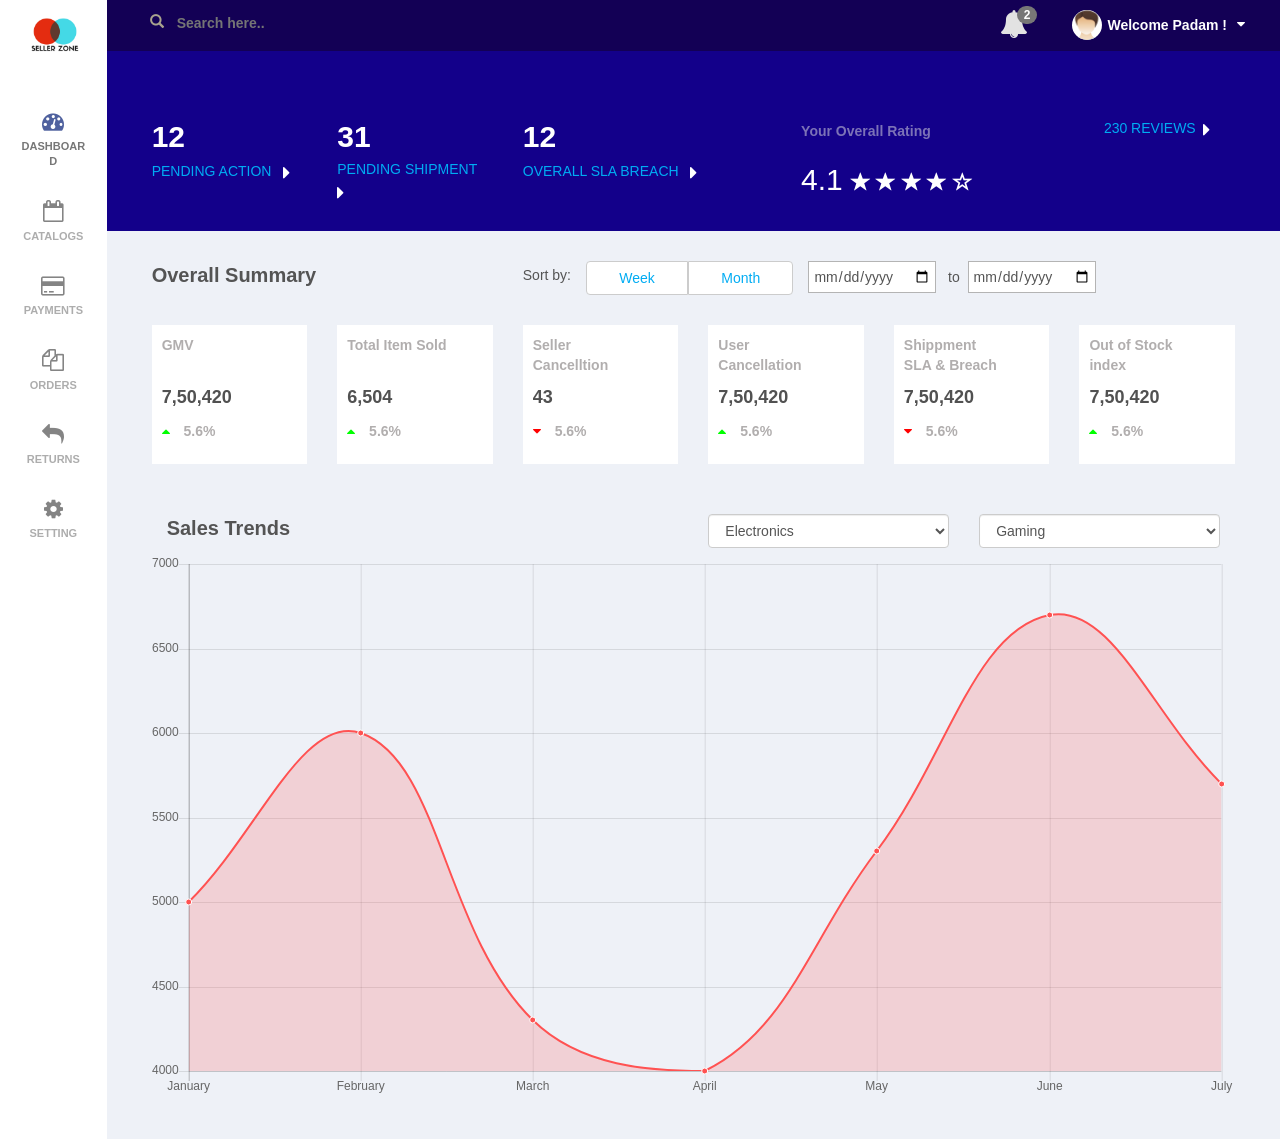
<file: index.html>
<!DOCTYPE html>
<html lang="en" ng-app="myApp">
<head>
    <meta charset="utf-8">
    <meta http-equiv="X-UA-Compatible" content="IE=edge">
    <title>Seller Dashboard</title>
    <meta name="description" content="">
    <meta name="viewport" content="width=device-width, initial-scale=1">
    <link rel="stylesheet" href="/bower_components/bootstrap/dist/css/bootstrap.min.css">
    <link rel="stylesheet" href="/bower_components/font-awesome/css/font-awesome.min.css">
    <link rel="stylesheet" href="/css/app.css">

</head>
<body>


<div class="container-fluid">
    <ui-view></ui-view>
</div>

<script src="/bower_components/angular/angular.min.js"></script>
<script src="/bower_components/angular-ui-router/release/angular-ui-router.min.js"></script>
<script src="/bower_components/angular-bootstrap/ui-bootstrap-tpls.min.js"></script>
<script src="/bower_components/chart.js/dist/Chart.min.js"></script>
<script src="/bower_components/angular-chart.js/dist/angular-chart.min.js"></script>
<script src="/app.js"></script>
<script src="/dashboard/dashboard.js"></script>
</body>
</html>
</file>
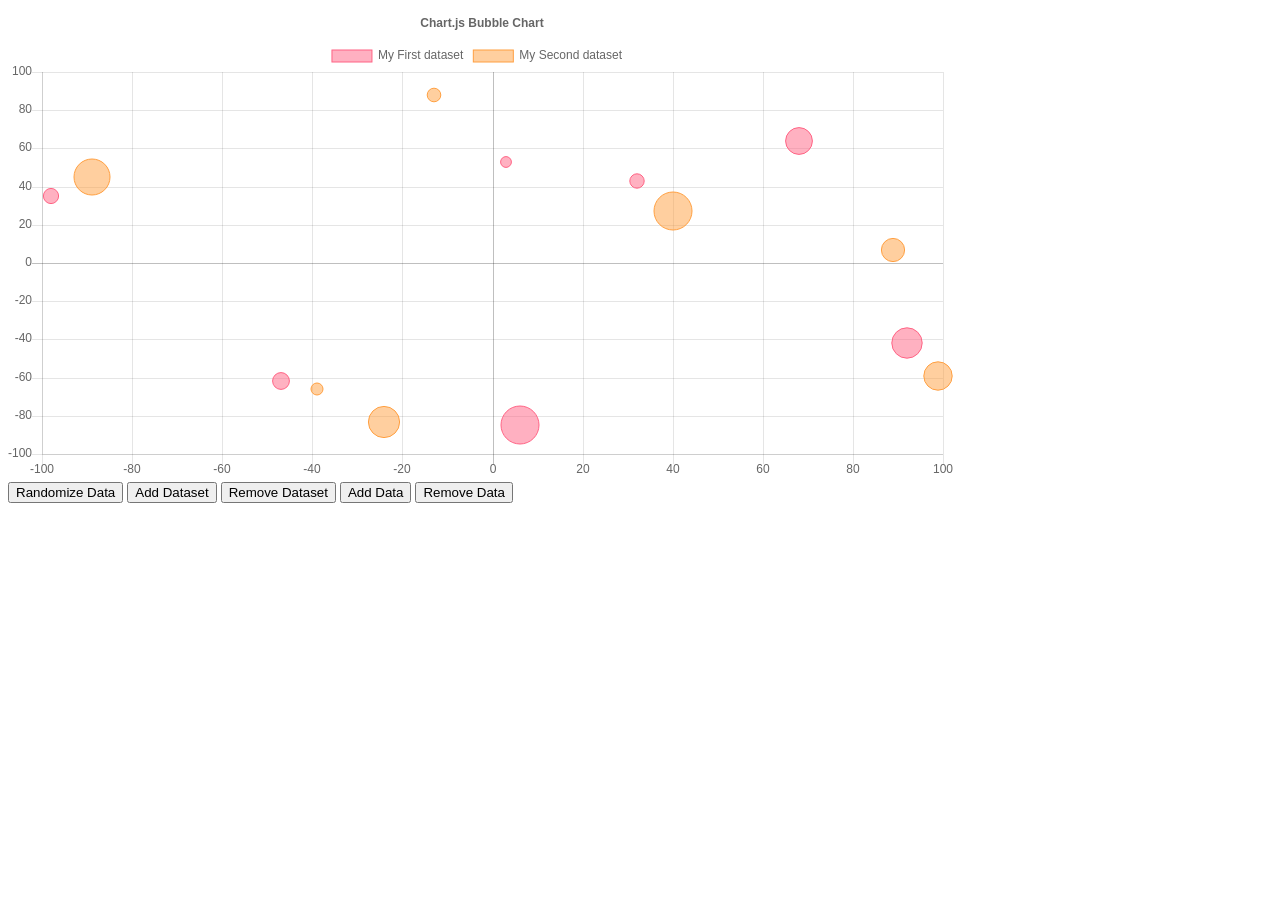
<file: bower_components/chart.js/samples/bubble.html>
<!doctype html>
<html>

<head>
    <title>Bubble Chart</title>
    <script src="../dist/Chart.bundle.js"></script>
    <script src="utils.js"></script>
    <style type="text/css">
    canvas{
        -moz-user-select: none;
        -webkit-user-select: none;
        -ms-user-select: none;
    }
    </style>
</head>

<body>
    <div id="container" style="width: 75%;">
        <canvas id="canvas"></canvas>
    </div>
    <button id="randomizeData">Randomize Data</button>
    <button id="addDataset">Add Dataset</button>
    <button id="removeDataset">Remove Dataset</button>
    <button id="addData">Add Data</button>
    <button id="removeData">Remove Data</button>
    <script>
        var DEFAULT_DATASET_SIZE = 7;

        var addedCount = 0;
        var color = Chart.helpers.color;
        var bubbleChartData = {
            animation: {
                duration: 10000
            },
            datasets: [{
                label: "My First dataset",
                backgroundColor: color(window.chartColors.red).alpha(0.5).rgbString(),
                borderColor: window.chartColors.red,
                borderWidth: 1,
                data: [{
                    x: randomScalingFactor(),
                    y: randomScalingFactor(),
                    r: Math.abs(randomScalingFactor()) / 5,
                }, {
                    x: randomScalingFactor(),
                    y: randomScalingFactor(),
                    r: Math.abs(randomScalingFactor()) / 5,
                }, {
                    x: randomScalingFactor(),
                    y: randomScalingFactor(),
                    r: Math.abs(randomScalingFactor()) / 5,
                }, {
                    x: randomScalingFactor(),
                    y: randomScalingFactor(),
                    r: Math.abs(randomScalingFactor()) / 5,
                }, {
                    x: randomScalingFactor(),
                    y: randomScalingFactor(),
                    r: Math.abs(randomScalingFactor()) / 5,
                }, {
                    x: randomScalingFactor(),
                    y: randomScalingFactor(),
                    r: Math.abs(randomScalingFactor()) / 5,
                }, {
                    x: randomScalingFactor(),
                    y: randomScalingFactor(),
                    r: Math.abs(randomScalingFactor()) / 5,
                }]
            }, {
                label: "My Second dataset",
                backgroundColor: color(window.chartColors.orange).alpha(0.5).rgbString(),
                borderColor: window.chartColors.orange,
                borderWidth: 1,
                data: [{
                    x: randomScalingFactor(),
                    y: randomScalingFactor(),
                    r: Math.abs(randomScalingFactor()) / 5,
                }, {
                    x: randomScalingFactor(),
                    y: randomScalingFactor(),
                    r: Math.abs(randomScalingFactor()) / 5,
                }, {
                    x: randomScalingFactor(),
                    y: randomScalingFactor(),
                    r: Math.abs(randomScalingFactor()) / 5,
                }, {
                    x: randomScalingFactor(),
                    y: randomScalingFactor(),
                    r: Math.abs(randomScalingFactor()) / 5,
                }, {
                    x: randomScalingFactor(),
                    y: randomScalingFactor(),
                    r: Math.abs(randomScalingFactor()) / 5,
                }, {
                    x: randomScalingFactor(),
                    y: randomScalingFactor(),
                    r: Math.abs(randomScalingFactor()) / 5,
                }, {
                    x: randomScalingFactor(),
                    y: randomScalingFactor(),
                    r: Math.abs(randomScalingFactor()) / 5,
                }]
            }]
        };

        window.onload = function() {
            var ctx = document.getElementById("canvas").getContext("2d");
            window.myChart = new Chart(ctx, {
                type: 'bubble',
                data: bubbleChartData,
                options: {
                    responsive: true,
                    title:{
                        display:true,
                        text:'Chart.js Bubble Chart'
                    },
                    tooltips: {
                        mode: 'point'
                    }
                }
            });
        };

        document.getElementById('randomizeData').addEventListener('click', function() {
            bubbleChartData.datasets.forEach(function(dataset) {
                dataset.data = dataset.data.map(function() {
                    return {
                        x: randomScalingFactor(),
                        y: randomScalingFactor(),
                        r: Math.abs(randomScalingFactor()) / 5,
                    };
                });
            });
            window.myChart.update();
        });

        var colorNames = Object.keys(window.chartColors);
        document.getElementById('addDataset').addEventListener('click', function() {
            ++addedCount;
            var colorName = colorNames[bubbleChartData.datasets.length % colorNames.length];;
            var dsColor = window.chartColors[colorName];
            var newDataset = {
                label: "My added dataset " + addedCount,
                backgroundColor: color(dsColor).alpha(0.5).rgbString(),
                borderColor: dsColor,
                borderWidth: 1,
                data: []
            };

            for (var index = 0; index < DEFAULT_DATASET_SIZE; ++index) {
                newDataset.data.push({
                    x: randomScalingFactor(),
                    y: randomScalingFactor(),
                    r: Math.abs(randomScalingFactor()) / 5,
                });
            }

            bubbleChartData.datasets.push(newDataset);
            window.myChart.update();
        });

        document.getElementById('addData').addEventListener('click', function() {
            if (bubbleChartData.datasets.length > 0) {
                for (var index = 0; index < bubbleChartData.datasets.length; ++index) {
                    bubbleChartData.datasets[index].data.push({
                        x: randomScalingFactor(),
                        y: randomScalingFactor(),
                        r: Math.abs(randomScalingFactor()) / 5,
                    });
                }

                window.myChart.update();
            }
        });

        document.getElementById('removeDataset').addEventListener('click', function() {
            bubbleChartData.datasets.splice(0, 1);
            window.myChart.update();
        });

        document.getElementById('removeData').addEventListener('click', function() {
            bubbleChartData.datasets.forEach(function(dataset, datasetIndex) {
                dataset.data.pop();
            });

            window.myChart.update();
        });
    </script>
</body>

</html>
</file>
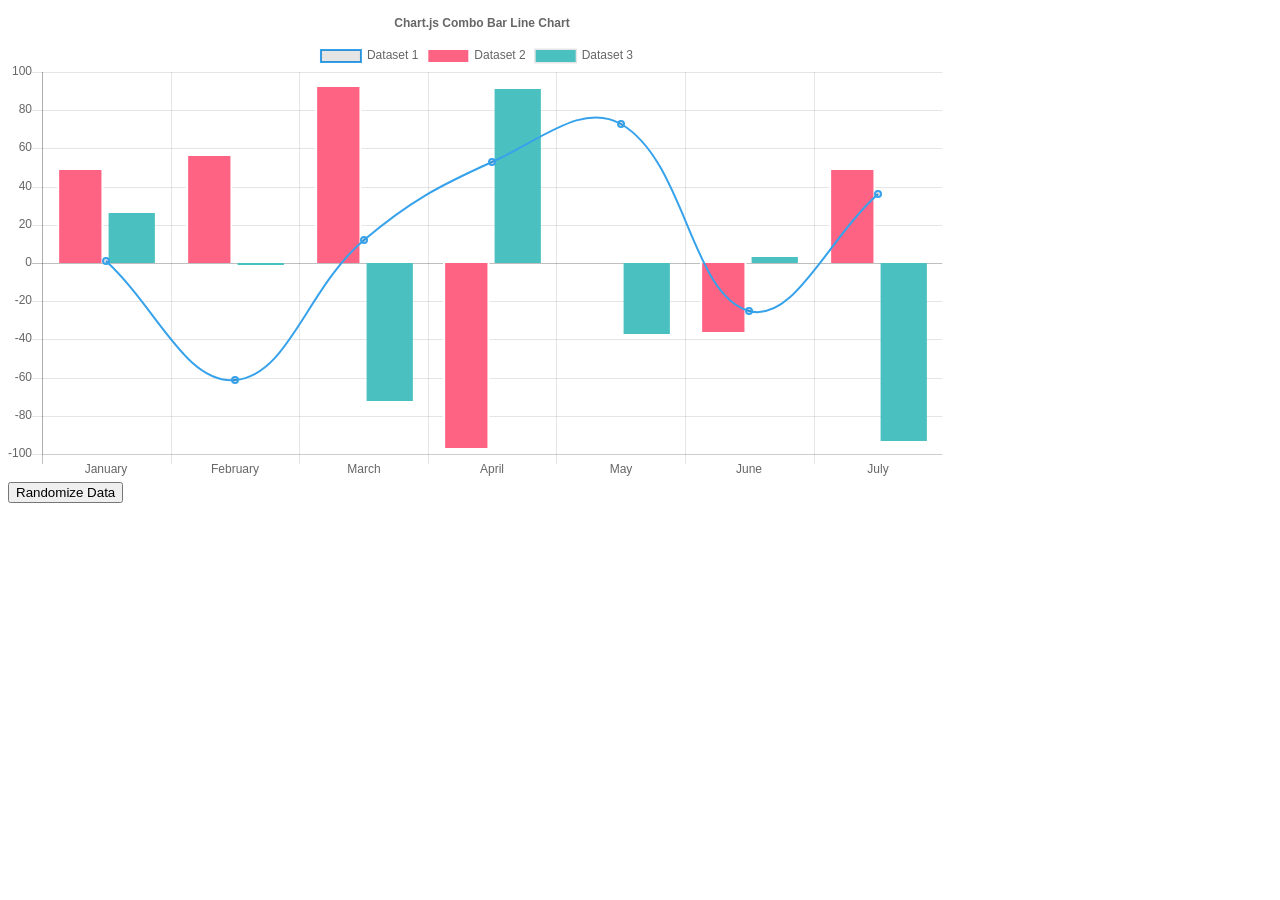
<file: bower_components/chart.js/samples/combo-bar-line.html>
<!doctype html>
<html>

<head>
    <title>Combo Bar-Line Chart</title>
    <script src="../dist/Chart.bundle.js"></script>
    <script src="utils.js"></script>
    <style>
    canvas {
        -moz-user-select: none;
        -webkit-user-select: none;
        -ms-user-select: none;
    }
    </style>
</head>

<body>
    <div style="width: 75%">
        <canvas id="canvas"></canvas>
    </div>
    <button id="randomizeData">Randomize Data</button>
    <script>
        var chartData = {
            labels: ["January", "February", "March", "April", "May", "June", "July"],
            datasets: [{
                type: 'line',
                label: 'Dataset 1',
                borderColor: window.chartColors.blue,
                borderWidth: 2,
                fill: false,
                data: [
                    randomScalingFactor(), 
                    randomScalingFactor(), 
                    randomScalingFactor(), 
                    randomScalingFactor(), 
                    randomScalingFactor(), 
                    randomScalingFactor(), 
                    randomScalingFactor()
                ]
            }, {
                type: 'bar',
                label: 'Dataset 2',
                backgroundColor: window.chartColors.red,
                data: [
                    randomScalingFactor(), 
                    randomScalingFactor(), 
                    randomScalingFactor(), 
                    randomScalingFactor(), 
                    randomScalingFactor(), 
                    randomScalingFactor(), 
                    randomScalingFactor()
                ],
                borderColor: 'white',
                borderWidth: 2
            }, {
                type: 'bar',
                label: 'Dataset 3',
                backgroundColor: window.chartColors.green,
                data: [
                    randomScalingFactor(), 
                    randomScalingFactor(), 
                    randomScalingFactor(), 
                    randomScalingFactor(), 
                    randomScalingFactor(), 
                    randomScalingFactor(), 
                    randomScalingFactor()
                ]
            }]

        };
        window.onload = function() {
            var ctx = document.getElementById("canvas").getContext("2d");
            window.myMixedChart = new Chart(ctx, {
                type: 'bar',
                data: chartData,
                options: {
                    responsive: true,
                    title: {
                        display: true,
                        text: 'Chart.js Combo Bar Line Chart'
                    },
                    tooltips: {
                        mode: 'index',
                        intersect: true
                    }
                }
            });
        };

        document.getElementById('randomizeData').addEventListener('click', function() {
            chartData.datasets.forEach(function(dataset) {
                dataset.data = dataset.data.map(function() {
                    return randomScalingFactor();
                });
            });
            window.myMixedChart.update();
        });
    </script>
</body>

</html>
</file>
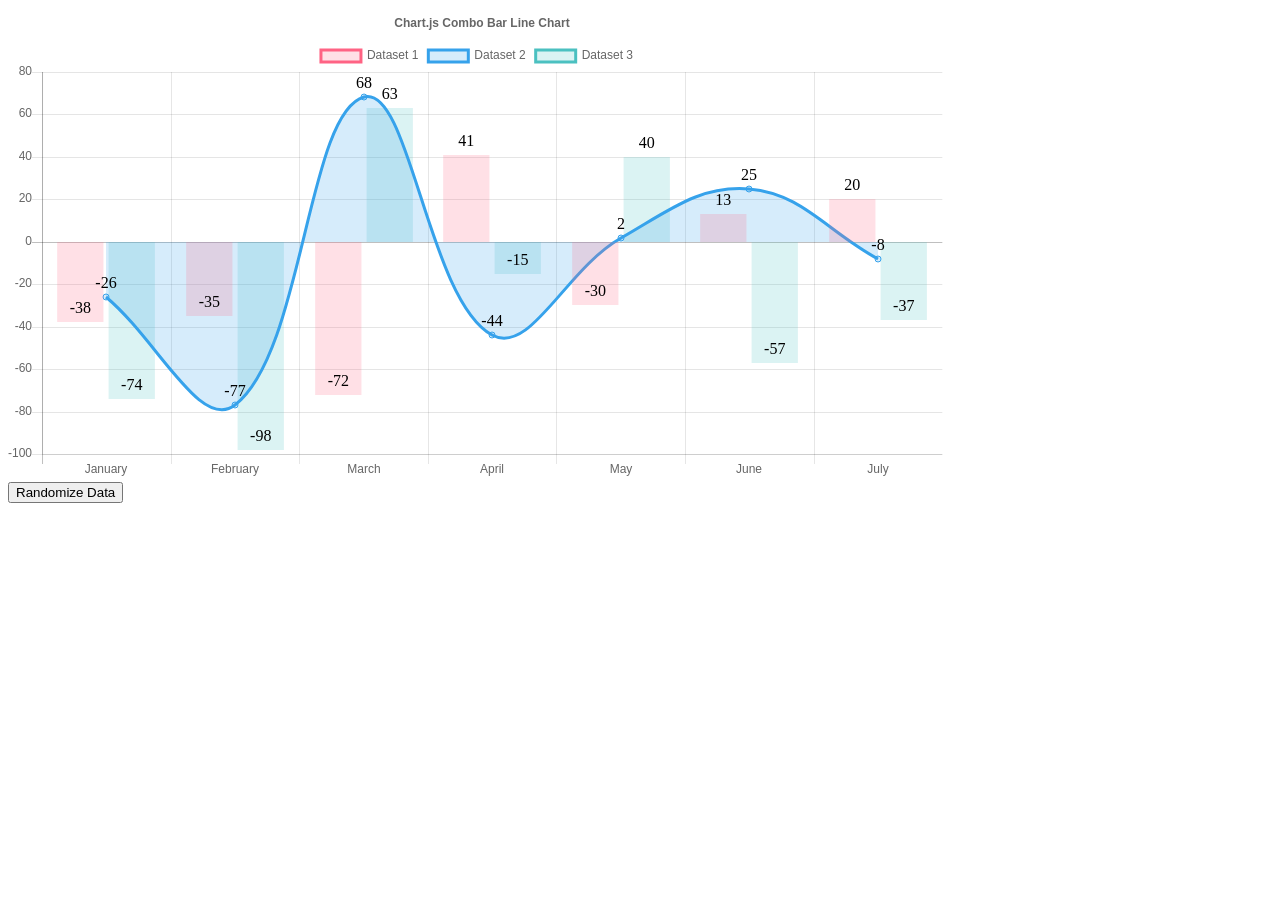
<file: bower_components/chart.js/samples/data_labelling.html>
<!doctype html>
<html>

<head>
    <title>Labelling Data Points</title>
    <script src="../dist/Chart.bundle.js"></script>
    <script src="utils.js"></script>
    <style>
    canvas {
        -moz-user-select: none;
        -webkit-user-select: none;
        -ms-user-select: none;
    }
    </style>
</head>

<body>
    <div style="width: 75%">
        <canvas id="canvas"></canvas>
    </div>
    <button id="randomizeData">Randomize Data</button>
    <script>
        var color = Chart.helpers.color;
        var barChartData = {
            labels: ["January", "February", "March", "April", "May", "June", "July"],
            datasets: [{
                type: 'bar',
                label: 'Dataset 1',
                backgroundColor: color(window.chartColors.red).alpha(0.2).rgbString(),
                borderColor: window.chartColors.red,
                data: [
                    randomScalingFactor(), 
                    randomScalingFactor(), 
                    randomScalingFactor(), 
                    randomScalingFactor(), 
                    randomScalingFactor(),
                    randomScalingFactor(), 
                    randomScalingFactor()
                ]
            }, {
                type: 'line',
                label: 'Dataset 2',
                backgroundColor: color(window.chartColors.blue).alpha(0.2).rgbString(),
                borderColor: window.chartColors.blue,
                data: [
                    randomScalingFactor(), 
                    randomScalingFactor(), 
                    randomScalingFactor(), 
                    randomScalingFactor(), 
                    randomScalingFactor(),
                    randomScalingFactor(), 
                    randomScalingFactor()
                ]
            }, {
                type: 'bar',
                label: 'Dataset 3',
                backgroundColor: color(window.chartColors.green).alpha(0.2).rgbString(),
                borderColor: window.chartColors.green,
                data: [
                    randomScalingFactor(), 
                    randomScalingFactor(), 
                    randomScalingFactor(), 
                    randomScalingFactor(), 
                    randomScalingFactor(),
                    randomScalingFactor(), 
                    randomScalingFactor()
                ]
            }]
        };

        // Define a plugin to provide data labels
        Chart.plugins.register({
            afterDatasetsDraw: function(chartInstance, easing) {
                // To only draw at the end of animation, check for easing === 1
                var ctx = chartInstance.chart.ctx;

                chartInstance.data.datasets.forEach(function (dataset, i) {
                    var meta = chartInstance.getDatasetMeta(i);
                    if (!meta.hidden) {
                        meta.data.forEach(function(element, index) {
                            // Draw the text in black, with the specified font
                            ctx.fillStyle = 'rgb(0, 0, 0)';

                            var fontSize = 16;
                            var fontStyle = 'normal';
                            var fontFamily = 'Helvetica Neue';
                            ctx.font = Chart.helpers.fontString(fontSize, fontStyle, fontFamily);

                            // Just naively convert to string for now
                            var dataString = dataset.data[index].toString();

                            // Make sure alignment settings are correct
                            ctx.textAlign = 'center';
                            ctx.textBaseline = 'middle';

                            var padding = 5;
                            var position = element.tooltipPosition();
                            ctx.fillText(dataString, position.x, position.y - (fontSize / 2) - padding);
                        });
                    }
                });
            }
        });

        window.onload = function() {
            var ctx = document.getElementById("canvas").getContext("2d");
            window.myBar = new Chart(ctx, {
                type: 'bar',
                data: barChartData,
                options: {
                    responsive: true,
                    title: {
                        display: true,
                        text: 'Chart.js Combo Bar Line Chart'
                    },
                }
            });
        };

        document.getElementById('randomizeData').addEventListener('click', function() {
            barChartData.datasets.forEach(function(dataset) {
                dataset.data = dataset.data.map(function() { 
                    return randomScalingFactor();
                })
            });
            window.myBar.update();
        });
    </script>
</body>

</html>
</file>
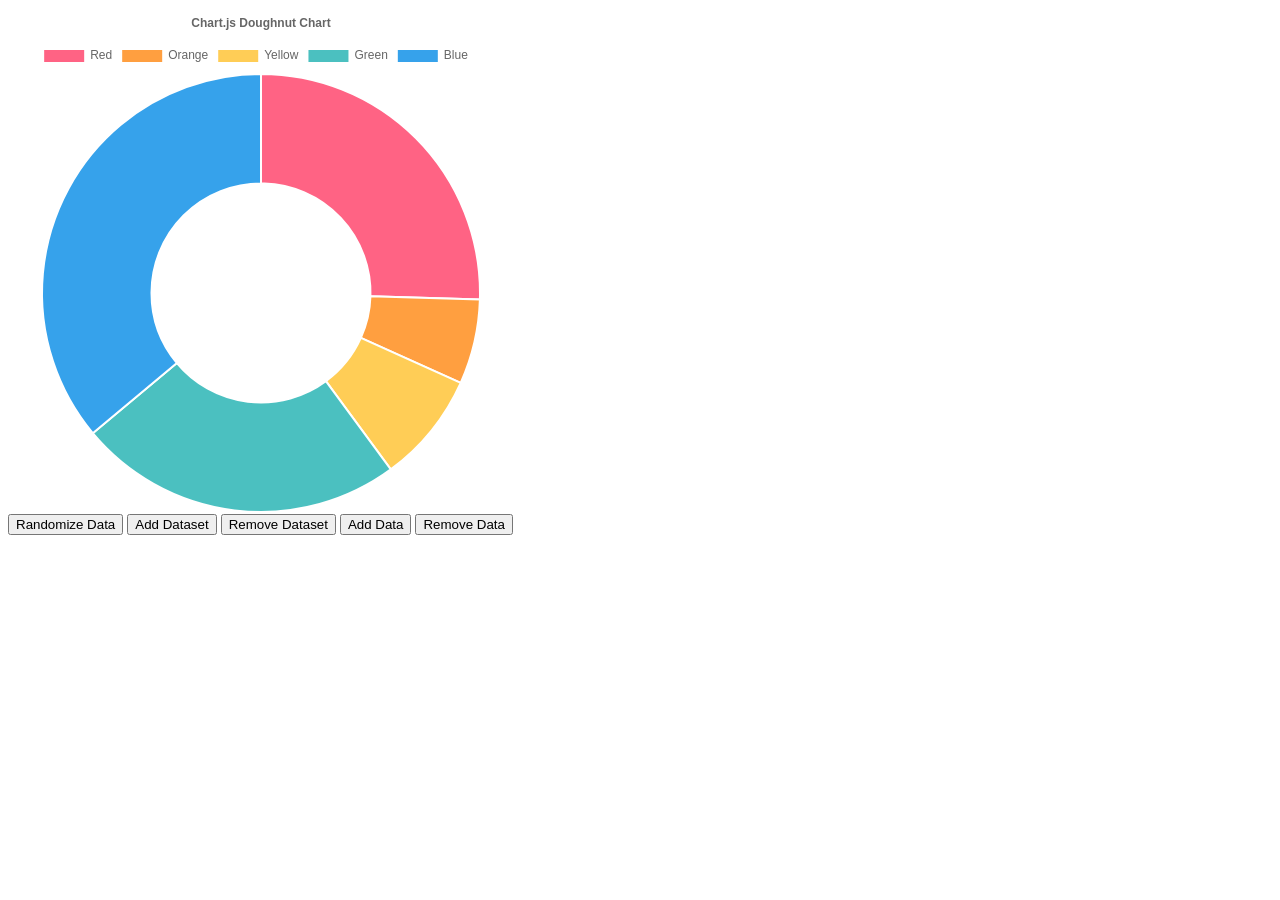
<file: bower_components/chart.js/samples/doughnut.html>
<!doctype html>
<html>

<head>
    <title>Doughnut Chart</title>
    <script src="../dist/Chart.bundle.js"></script>
    <script src="utils.js"></script>
    <style>
    canvas {
        -moz-user-select: none;
        -webkit-user-select: none;
        -ms-user-select: none;
    }
    </style>
</head>

<body>
    <div id="canvas-holder" style="width:40%">
        <canvas id="chart-area" />
    </div>
    <button id="randomizeData">Randomize Data</button>
    <button id="addDataset">Add Dataset</button>
    <button id="removeDataset">Remove Dataset</button>
    <button id="addData">Add Data</button>
    <button id="removeData">Remove Data</button>
    <script>
    var randomScalingFactor = function() {
        return Math.round(Math.random() * 100);
    };

    var config = {
        type: 'doughnut',
        data: {
            datasets: [{
                data: [
                    randomScalingFactor(),
                    randomScalingFactor(),
                    randomScalingFactor(),
                    randomScalingFactor(),
                    randomScalingFactor(),
                ],
                backgroundColor: [
                    window.chartColors.red,
                    window.chartColors.orange,
                    window.chartColors.yellow,
                    window.chartColors.green,
                    window.chartColors.blue,
                ],
                label: 'Dataset 1'
            }],
            labels: [
                "Red",
                "Orange",
                "Yellow",
                "Green",
                "Blue"
            ]
        },
        options: {
            responsive: true,
            legend: {
                position: 'top',
            },
            title: {
                display: true,
                text: 'Chart.js Doughnut Chart'
            },
            animation: {
                animateScale: true,
                animateRotate: true
            }
        }
    };

    window.onload = function() {
        var ctx = document.getElementById("chart-area").getContext("2d");
        window.myDoughnut = new Chart(ctx, config);
    };

    document.getElementById('randomizeData').addEventListener('click', function() {
        config.data.datasets.forEach(function(dataset) {
            dataset.data = dataset.data.map(function() {
                return randomScalingFactor();
            });
        });

        window.myDoughnut.update();
    });

    var colorNames = Object.keys(window.chartColors);
    document.getElementById('addDataset').addEventListener('click', function() {
        var newDataset = {
            backgroundColor: [],
            data: [],
            label: 'New dataset ' + config.data.datasets.length,
        };

        for (var index = 0; index < config.data.labels.length; ++index) {
            newDataset.data.push(randomScalingFactor());

            var colorName = colorNames[index % colorNames.length];;
            var newColor = window.chartColors[colorName];
            newDataset.backgroundColor.push(newColor);
        }

        config.data.datasets.push(newDataset);
        window.myDoughnut.update();
    });

    document.getElementById('addData').addEventListener('click', function() {
        if (config.data.datasets.length > 0) {
            config.data.labels.push('data #' + config.data.labels.length);

            var colorName = colorNames[config.data.datasets[0].data.length % colorNames.length];;
            var newColor = window.chartColors[colorName];

            config.data.datasets.forEach(function(dataset) {
                dataset.data.push(randomScalingFactor());
                dataset.backgroundColor.push(newColor);
            });

            window.myDoughnut.update();
        }
    });

    document.getElementById('removeDataset').addEventListener('click', function() {
        config.data.datasets.splice(0, 1);
        window.myDoughnut.update();
    });

    document.getElementById('removeData').addEventListener('click', function() {
        config.data.labels.splice(-1, 1); // remove the label first

        config.data.datasets.forEach(function(dataset) {
            dataset.data.pop();
            dataset.backgroundColor.pop();
        });

        window.myDoughnut.update();
    });
    </script>
</body>

</html>
</file>
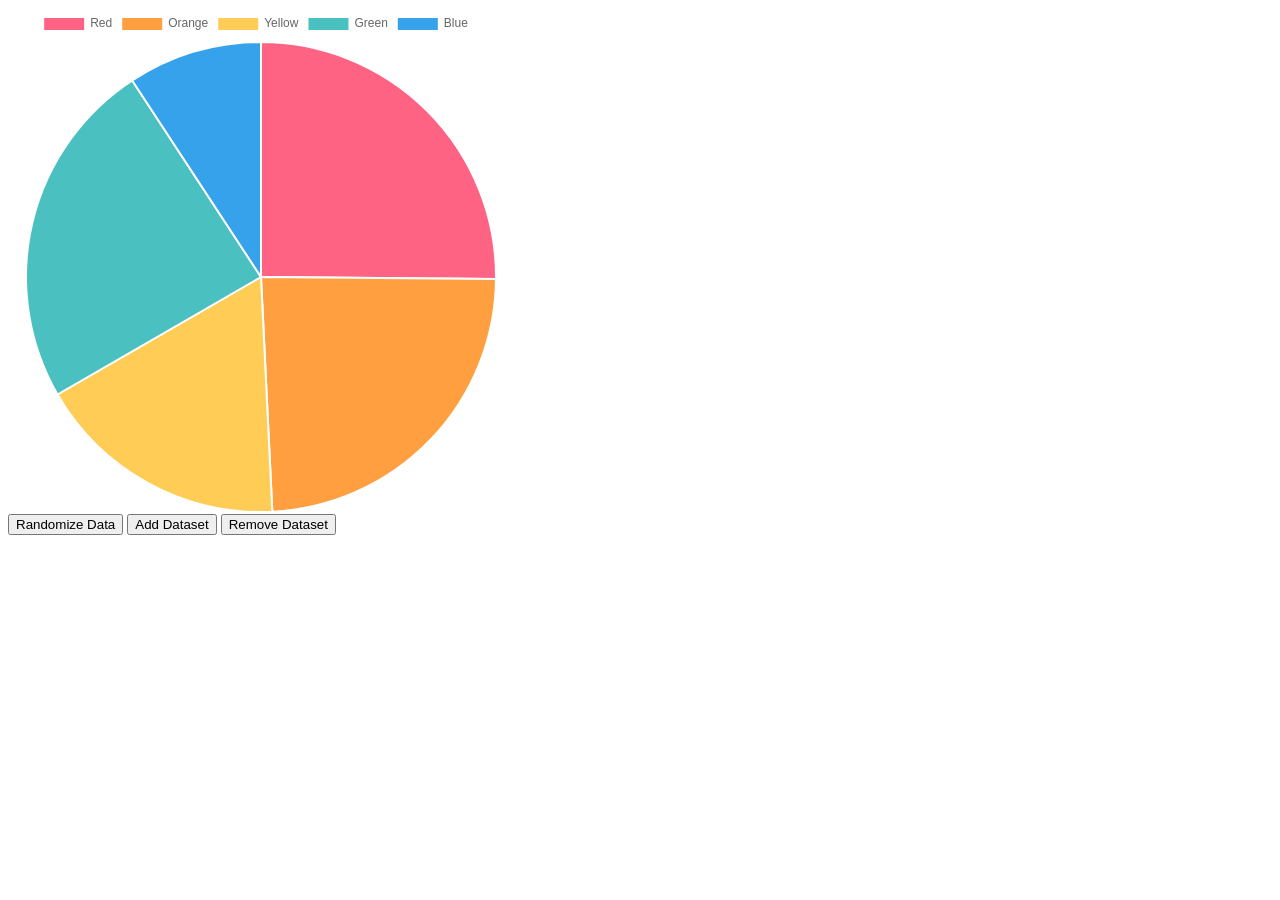
<file: bower_components/chart.js/samples/pie.html>
<!doctype html>
<html>

<head>
    <title>Pie Chart</title>
    <script src="../dist/Chart.bundle.js"></script>
    <script src="utils.js"></script>
</head>

<body>
    <div id="canvas-holder" style="width:40%">
        <canvas id="chart-area" />
    </div>
    <button id="randomizeData">Randomize Data</button>
    <button id="addDataset">Add Dataset</button>
    <button id="removeDataset">Remove Dataset</button>
    <script>
    var randomScalingFactor = function() {
        return Math.round(Math.random() * 100);
    };

    var config = {
        type: 'pie',
        data: {
            datasets: [{
                data: [
                    randomScalingFactor(),
                    randomScalingFactor(),
                    randomScalingFactor(),
                    randomScalingFactor(),
                    randomScalingFactor(),
                ],
                backgroundColor: [
                    window.chartColors.red,
                    window.chartColors.orange,
                    window.chartColors.yellow,
                    window.chartColors.green,
                    window.chartColors.blue,
                ],
                label: 'Dataset 1'
            }],
            labels: [
                "Red",
                "Orange",
                "Yellow",
                "Green",
                "Blue"
            ]
        },
        options: {
            responsive: true
        }
    };

    window.onload = function() {
        var ctx = document.getElementById("chart-area").getContext("2d");
        window.myPie = new Chart(ctx, config);
    };

    document.getElementById('randomizeData').addEventListener('click', function() {
        config.data.datasets.forEach(function(dataset) {
            dataset.data = dataset.data.map(function() {
                return randomScalingFactor();
            });
        });

        window.myPie.update();
    });

    var colorNames = Object.keys(window.chartColors);
    document.getElementById('addDataset').addEventListener('click', function() {
        var newDataset = {
            backgroundColor: [],
            data: [],
            label: 'New dataset ' + config.data.datasets.length,
        };

        for (var index = 0; index < config.data.labels.length; ++index) {
            newDataset.data.push(randomScalingFactor());

            var colorName = colorNames[index % colorNames.length];;
            var newColor = window.chartColors[colorName];
            newDataset.backgroundColor.push(newColor);
        }

        config.data.datasets.push(newDataset);
        window.myPie.update();
    });

    document.getElementById('removeDataset').addEventListener('click', function() {
        config.data.datasets.splice(0, 1);
        window.myPie.update();
    });
    </script>
</body>

</html>
</file>
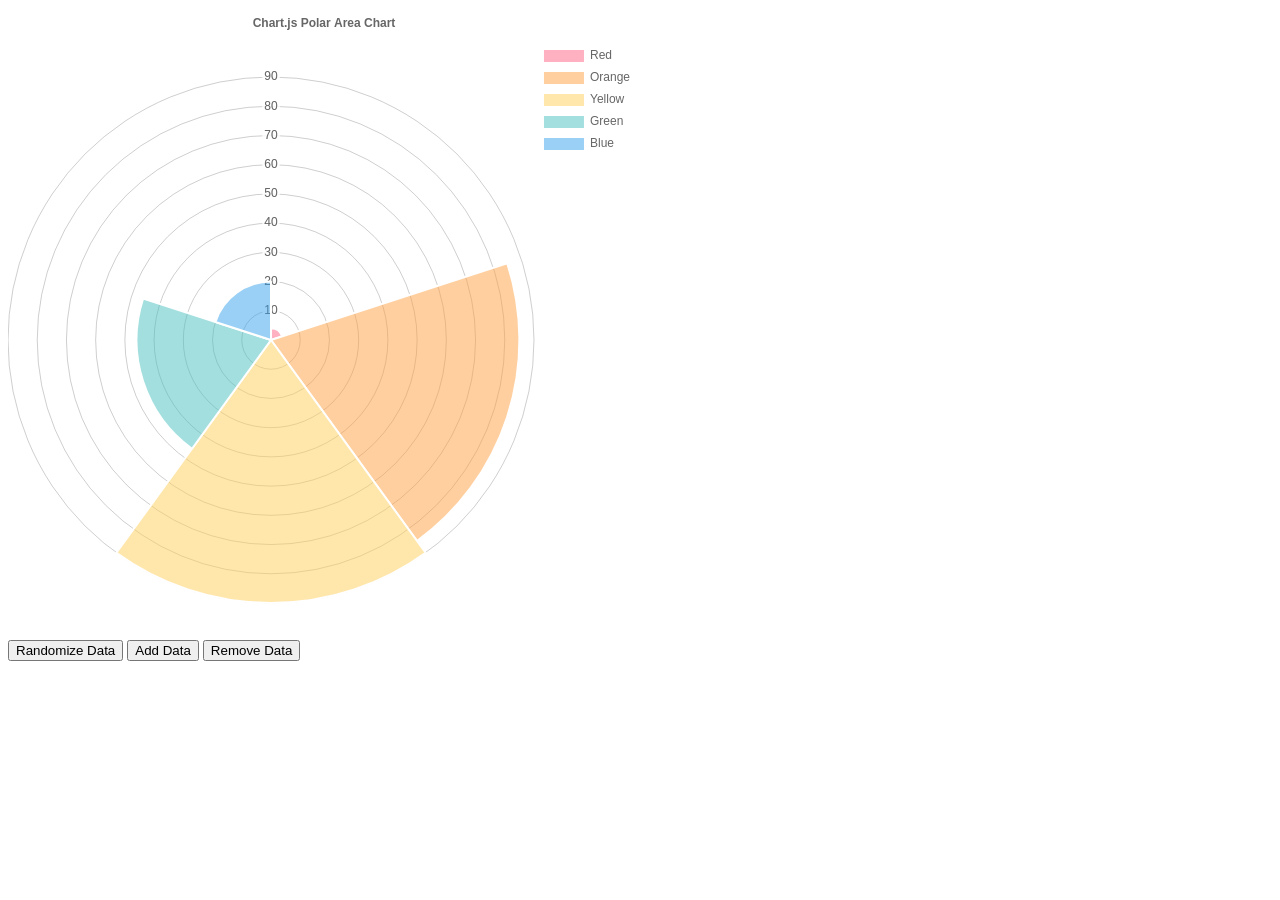
<file: bower_components/chart.js/samples/polar-area.html>
<!doctype html>
<html>

<head>
    <title>Polar Area Chart</title>
    <script src="../dist/Chart.bundle.js"></script>
    <script src="utils.js"></script>
    <style>
    canvas {
        -moz-user-select: none;
        -webkit-user-select: none;
        -ms-user-select: none;
    }
    </style>
</head>

<body>
    <div id="canvas-holder" style="width:50%">
        <canvas id="chart-area"></canvas>
    </div>
    <button id="randomizeData">Randomize Data</button>
    <button id="addData">Add Data</button>
    <button id="removeData">Remove Data</button>
    <script>
    var randomScalingFactor = function() {
        return Math.round(Math.random() * 100);
    };

    var chartColors = window.chartColors;
    var color = Chart.helpers.color;
    var config = {
        data: {
            datasets: [{
                data: [
                    randomScalingFactor(),
                    randomScalingFactor(),
                    randomScalingFactor(),
                    randomScalingFactor(),
                    randomScalingFactor(),
                ],
                backgroundColor: [
                    color(chartColors.red).alpha(0.5).rgbString(),
                    color(chartColors.orange).alpha(0.5).rgbString(),
                    color(chartColors.yellow).alpha(0.5).rgbString(),
                    color(chartColors.green).alpha(0.5).rgbString(),
                    color(chartColors.blue).alpha(0.5).rgbString(),
                ],
                label: 'My dataset' // for legend
            }],
            labels: [
                "Red",
                "Orange",
                "Yellow",
                "Green",
                "Blue"
            ]
        },
        options: {
            responsive: true,
            legend: {
                position: 'right',
            },
            title: {
                display: true,
                text: 'Chart.js Polar Area Chart'
            },
            scale: {
              ticks: {
                beginAtZero: true
              },
              reverse: false
            },
            animation: {
                animateRotate: false,
                animateScale: true
            }
        }
    };

    window.onload = function() {
        var ctx = document.getElementById("chart-area");
        window.myPolarArea = Chart.PolarArea(ctx, config);
    };

    document.getElementById('randomizeData').addEventListener('click', function() {
        config.data.datasets.forEach(function(piece, i) {
            piece.data.forEach(function(value, j) {
                config.data.datasets[i].data[j] = randomScalingFactor();
            });
        });
        window.myPolarArea.update();
    });

    var colorNames = Object.keys(window.chartColors);
    document.getElementById('addData').addEventListener('click', function() {
        if (config.data.datasets.length > 0) {
            config.data.labels.push('data #' + config.data.labels.length);
            config.data.datasets.forEach(function(dataset) {
                var colorName = colorNames[config.data.labels.length % colorNames.length];
                dataset.backgroundColor.push(window.chartColors[colorName]);
                dataset.data.push(randomScalingFactor());
            });
            window.myPolarArea.update();
        }
    });
    document.getElementById('removeData').addEventListener('click', function() {
        config.data.labels.pop(); // remove the label first
        config.data.datasets.forEach(function(dataset) {
            dataset.backgroundColor.pop();
            dataset.data.pop();
        });
        window.myPolarArea.update();
    });
    </script>
</body>

</html>
</file>
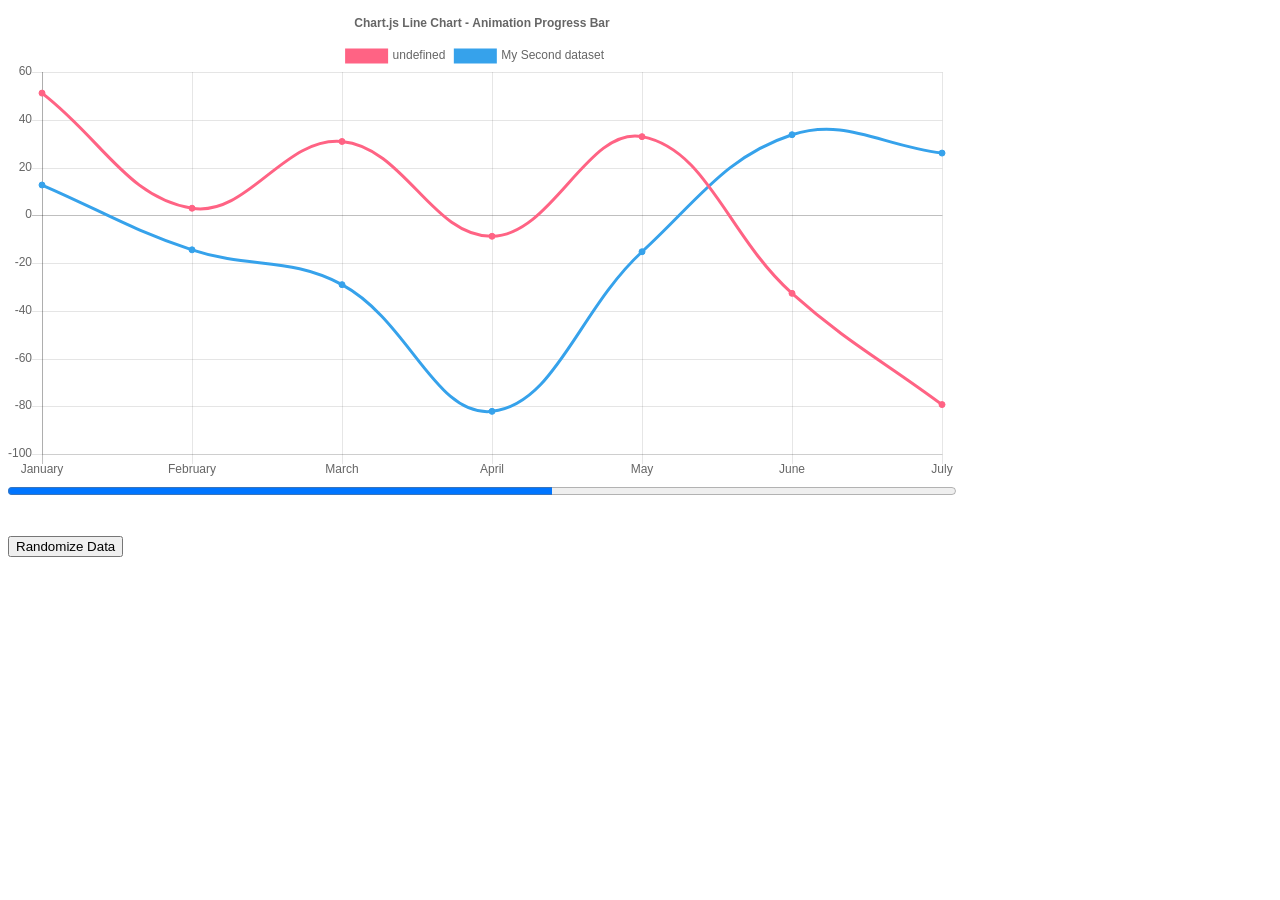
<file: bower_components/chart.js/samples/animation/progress-bar.html>
<!doctype html>
<html>
<head>
	<title> Animation Callbacks </title>
    <script src="../../dist/Chart.bundle.js"></script>
    <script src="../utils.js"></script>
    <style>
    canvas {
        -moz-user-select: none;
        -webkit-user-select: none;
        -ms-user-select: none;
    }
    </style>
</head>

<body>
    <div style="width: 75%;">
        <canvas id="canvas"></canvas>
        <progress id="animationProgress" max="1" value="0" style="width: 100%"></progress>
    </div>
    <br>
    <br>
    <button id="randomizeData">Randomize Data</button>
    <script>
        var MONTHS = ["January", "February", "March", "April", "May", "June", "July", "August", "September", "October", "November", "December"];
        var progress = document.getElementById('animationProgress');
        var config = {
            type: 'line',
            data: {
                labels: ["January", "February", "March", "April", "May", "June", "July"],
                datasets: [{
                    fill: false,
                    borderColor: window.chartColors.red,
                    backgroundColor: window.chartColors.red,
                    data: [
                        randomScalingFactor(), 
                        randomScalingFactor(), 
                        randomScalingFactor(), 
                        randomScalingFactor(), 
                        randomScalingFactor(), 
                        randomScalingFactor(), 
                        randomScalingFactor()
                    ]
                }, {
                    label: "My Second dataset ",
                    fill: false,
                    borderColor: window.chartColors.blue,
                    backgroundColor: window.chartColors.blue,
                    data: [
                        randomScalingFactor(), 
                        randomScalingFactor(), 
                        randomScalingFactor(), 
                        randomScalingFactor(), 
                        randomScalingFactor(), 
                        randomScalingFactor(), 
                        randomScalingFactor()
                    ]
                }]
            },
            options: {
                title:{
                    display:true,
                    text: "Chart.js Line Chart - Animation Progress Bar"
                },
                animation: {
                    duration: 2000,
                    onProgress: function(animation) {
                        progress.value = animation.animationObject.currentStep / animation.animationObject.numSteps;
                    },
                    onComplete: function(animation) {
                        window.setTimeout(function() {
                            progress.value = 0;
                        }, 2000);
                    }
                }
            }
        };

        window.onload = function() {
            var ctx = document.getElementById("canvas").getContext("2d");
            window.myLine = new Chart(ctx, config);
        };

        document.getElementById('randomizeData').addEventListener('click', function() {
            config.data.datasets.forEach(function(dataset) {
                dataset.data = dataset.data.map(function() {
                    return randomScalingFactor();
                });
            });

            window.myLine.update();
        });
    </script>
</body>

</html>
</file>
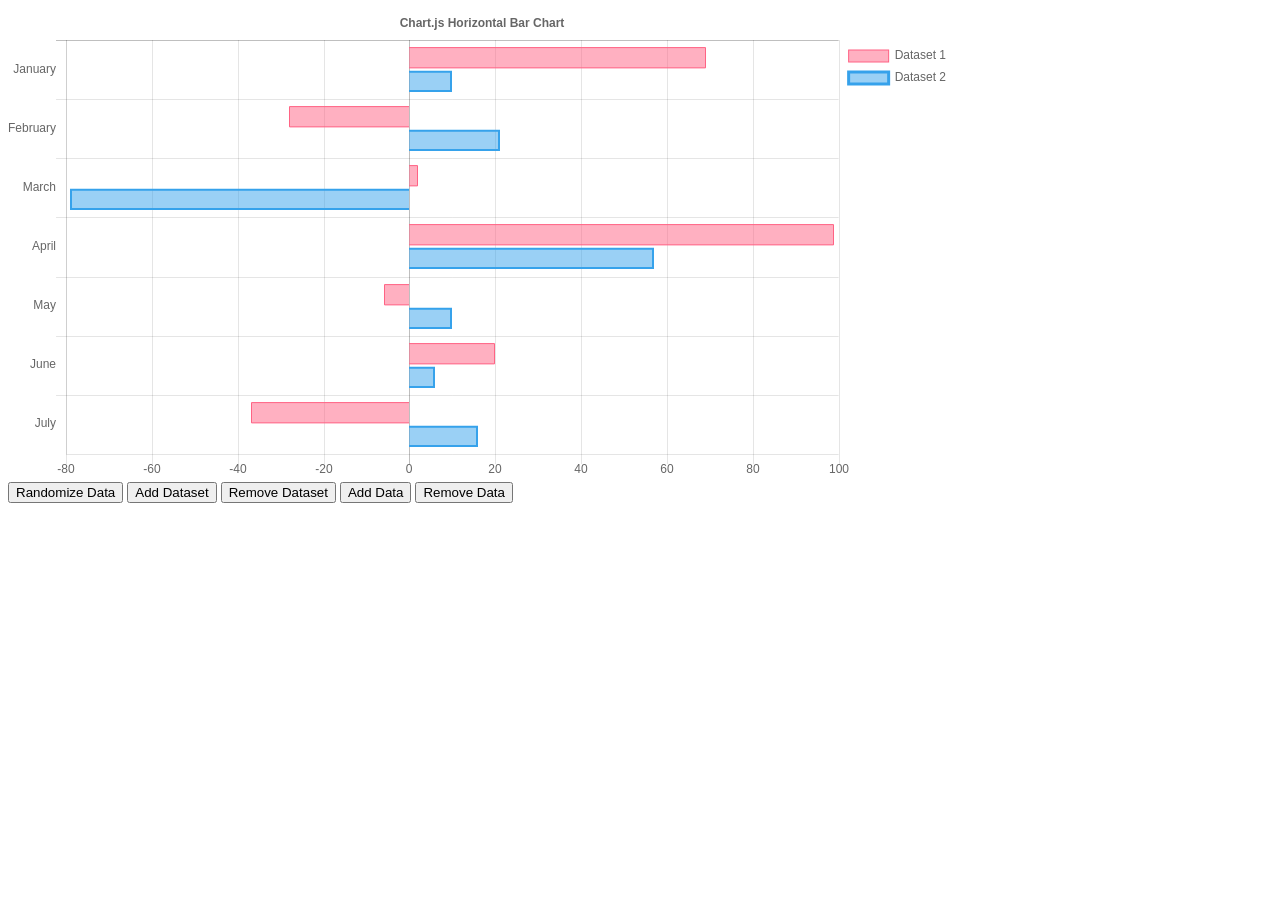
<file: bower_components/chart.js/samples/bar/bar-horizontal.html>
<!doctype html>
<html>

<head>
    <title>Horizontal Bar Chart</title>
    <script src="../../dist/Chart.bundle.js"></script>
    <script src="../utils.js"></script>
    <style>
    canvas {
        -moz-user-select: none;
        -webkit-user-select: none;
        -ms-user-select: none;
    }
    </style>
</head>

<body>
    <div id="container" style="width: 75%;">
        <canvas id="canvas"></canvas>
    </div>
    <button id="randomizeData">Randomize Data</button>
    <button id="addDataset">Add Dataset</button>
    <button id="removeDataset">Remove Dataset</button>
    <button id="addData">Add Data</button>
    <button id="removeData">Remove Data</button>
    <script>
        var MONTHS = ["January", "February", "March", "April", "May", "June", "July", "August", "September", "October", "November", "December"];
        var color = Chart.helpers.color;
        var horizontalBarChartData = {
            labels: ["January", "February", "March", "April", "May", "June", "July"],
            datasets: [{
                label: 'Dataset 1',
                backgroundColor: color(window.chartColors.red).alpha(0.5).rgbString(),
                borderColor: window.chartColors.red,
                borderWidth: 1,
                data: [
                    randomScalingFactor(), 
                    randomScalingFactor(), 
                    randomScalingFactor(), 
                    randomScalingFactor(), 
                    randomScalingFactor(), 
                    randomScalingFactor(), 
                    randomScalingFactor()
                ]
            }, {
                label: 'Dataset 2',
                backgroundColor: color(window.chartColors.blue).alpha(0.5).rgbString(),
                borderColor: window.chartColors.blue,
                data: [
                    randomScalingFactor(), 
                    randomScalingFactor(), 
                    randomScalingFactor(), 
                    randomScalingFactor(), 
                    randomScalingFactor(), 
                    randomScalingFactor(), 
                    randomScalingFactor()
                ]
            }]

        };

        window.onload = function() {
            var ctx = document.getElementById("canvas").getContext("2d");
            window.myHorizontalBar = new Chart(ctx, {
                type: 'horizontalBar',
                data: horizontalBarChartData,
                options: {
                    // Elements options apply to all of the options unless overridden in a dataset
                    // In this case, we are setting the border of each horizontal bar to be 2px wide
                    elements: {
                        rectangle: {
                            borderWidth: 2,
                        }
                    },
                    responsive: true,
                    legend: {
                        position: 'right',
                    },
                    title: {
                        display: true,
                        text: 'Chart.js Horizontal Bar Chart'
                    }
                }
            });

        };

        document.getElementById('randomizeData').addEventListener('click', function() {
            var zero = Math.random() < 0.2 ? true : false;
            horizontalBarChartData.datasets.forEach(function(dataset) {
                dataset.data = dataset.data.map(function() {
                    return zero ? 0.0 : randomScalingFactor();
                });

            });
            window.myHorizontalBar.update();
        });

        var colorNames = Object.keys(window.chartColors);

        document.getElementById('addDataset').addEventListener('click', function() {
            var colorName = colorNames[horizontalBarChartData.datasets.length % colorNames.length];;
            var dsColor = window.chartColors[colorName];
            var newDataset = {
                label: 'Dataset ' + horizontalBarChartData.datasets.length,
                backgroundColor: color(dsColor).alpha(0.5).rgbString(),
                borderColor: dsColor,
                data: []
            };

            for (var index = 0; index < horizontalBarChartData.labels.length; ++index) {
                newDataset.data.push(randomScalingFactor());
            }

            horizontalBarChartData.datasets.push(newDataset);
            window.myHorizontalBar.update();
        });

        document.getElementById('addData').addEventListener('click', function() {
            if (horizontalBarChartData.datasets.length > 0) {
                var month = MONTHS[horizontalBarChartData.labels.length % MONTHS.length];
                horizontalBarChartData.labels.push(month);

                for (var index = 0; index < horizontalBarChartData.datasets.length; ++index) {
                    horizontalBarChartData.datasets[index].data.push(randomScalingFactor());
                }

                window.myHorizontalBar.update();
            }
        });

        document.getElementById('removeDataset').addEventListener('click', function() {
            horizontalBarChartData.datasets.splice(0, 1);
            window.myHorizontalBar.update();
        });

        document.getElementById('removeData').addEventListener('click', function() {
            horizontalBarChartData.labels.splice(-1, 1); // remove the label first

            horizontalBarChartData.datasets.forEach(function (dataset, datasetIndex) {
                dataset.data.pop();
            });

            window.myHorizontalBar.update();
        });
    </script>
</body>

</html>
</file>
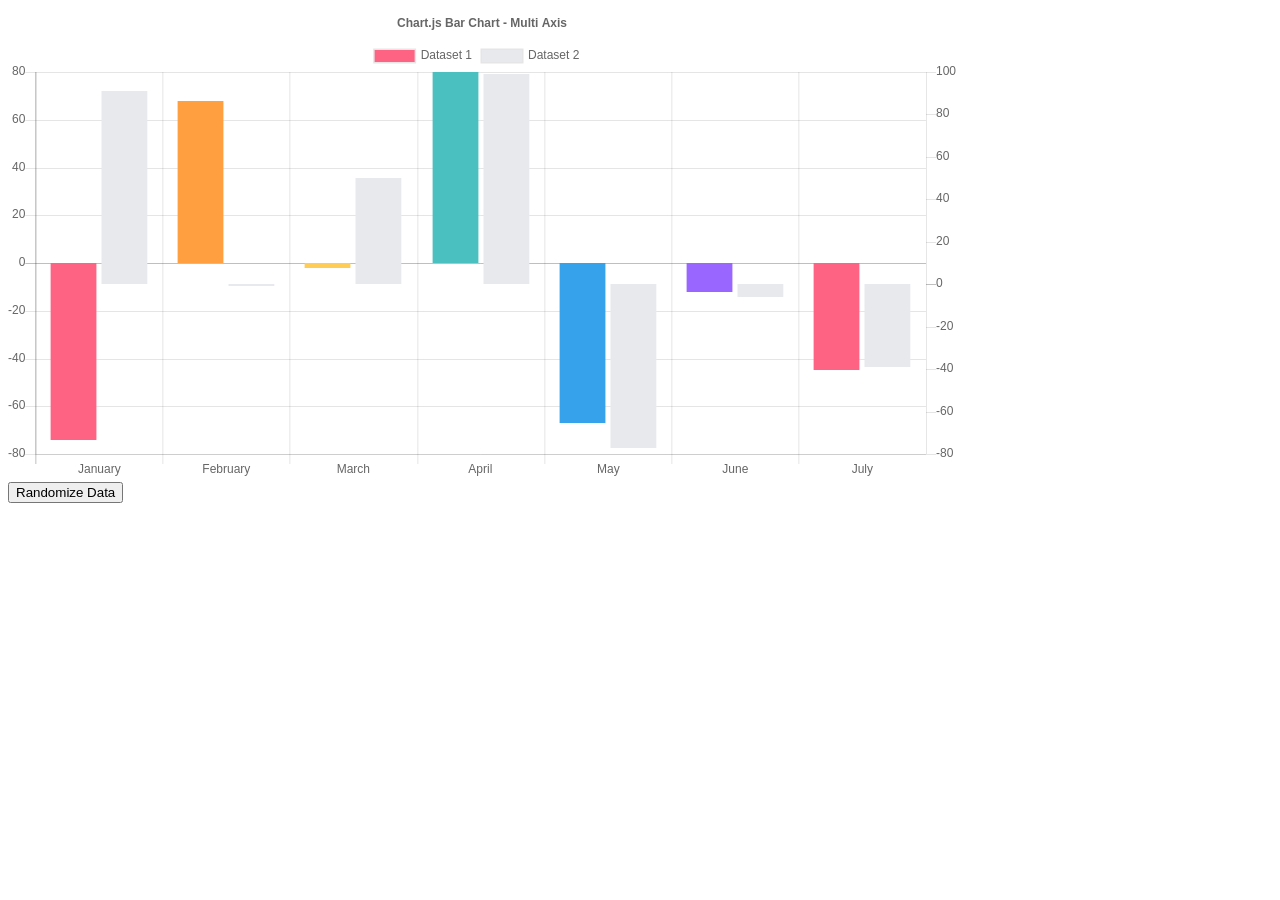
<file: bower_components/chart.js/samples/bar/bar-multi-axis.html>
<!doctype html>
<html>

<head>
    <title>Bar Chart Multi Axis</title>
    <script src="../../dist/Chart.bundle.js"></script>
    <script src="../utils.js"></script>
    <style>
    canvas {
        -moz-user-select: none;
        -webkit-user-select: none;
        -ms-user-select: none;
    }
    </style>
</head>

<body>
    <div style="width: 75%">
        <canvas id="canvas"></canvas>
    </div>
    <button id="randomizeData">Randomize Data</button>
    <script>
    var barChartData = {
        labels: ["January", "February", "March", "April", "May", "June", "July"],
        datasets: [{
            label: 'Dataset 1',
            backgroundColor: [
                window.chartColors.red,
                window.chartColors.orange,
                window.chartColors.yellow,
                window.chartColors.green,
                window.chartColors.blue,
                window.chartColors.purple,
                window.chartColors.red
            ],
            yAxisID: "y-axis-1",
            data: [
                randomScalingFactor(), 
                randomScalingFactor(), 
                randomScalingFactor(), 
                randomScalingFactor(), 
                randomScalingFactor(), 
                randomScalingFactor(), 
                randomScalingFactor()
            ]
        }, {
            label: 'Dataset 2',
            backgroundColor: window.chartColors.grey,
            yAxisID: "y-axis-2",
            data: [
                randomScalingFactor(), 
                randomScalingFactor(), 
                randomScalingFactor(), 
                randomScalingFactor(), 
                randomScalingFactor(), 
                randomScalingFactor(), 
                randomScalingFactor()
            ]
        }]

    };
    window.onload = function() {
        var ctx = document.getElementById("canvas").getContext("2d");
        window.myBar = new Chart(ctx, {
            type: 'bar',
            data: barChartData, 
            options: {
                responsive: true,
                title:{
                    display:true,
                    text:"Chart.js Bar Chart - Multi Axis"
                },
                tooltips: {
                    mode: 'index',
                    intersect: true
                },
                scales: {
                    yAxes: [{
                        type: "linear", // only linear but allow scale type registration. This allows extensions to exist solely for log scale for instance
                        display: true,
                        position: "left",
                        id: "y-axis-1",
                    }, {
                        type: "linear", // only linear but allow scale type registration. This allows extensions to exist solely for log scale for instance
                        display: true,
                        position: "right",
                        id: "y-axis-2",
                        gridLines: {
                            drawOnChartArea: false
                        }
                    }],
                }
            }
        });
    };

    document.getElementById('randomizeData').addEventListener('click', function() {
        barChartData.datasets.forEach(function(dataset, i) {
            dataset.data = dataset.data.map(function() {
                return randomScalingFactor();
            });
        });
        window.myBar.update();
    });
    </script>
</body>

</html>
</file>
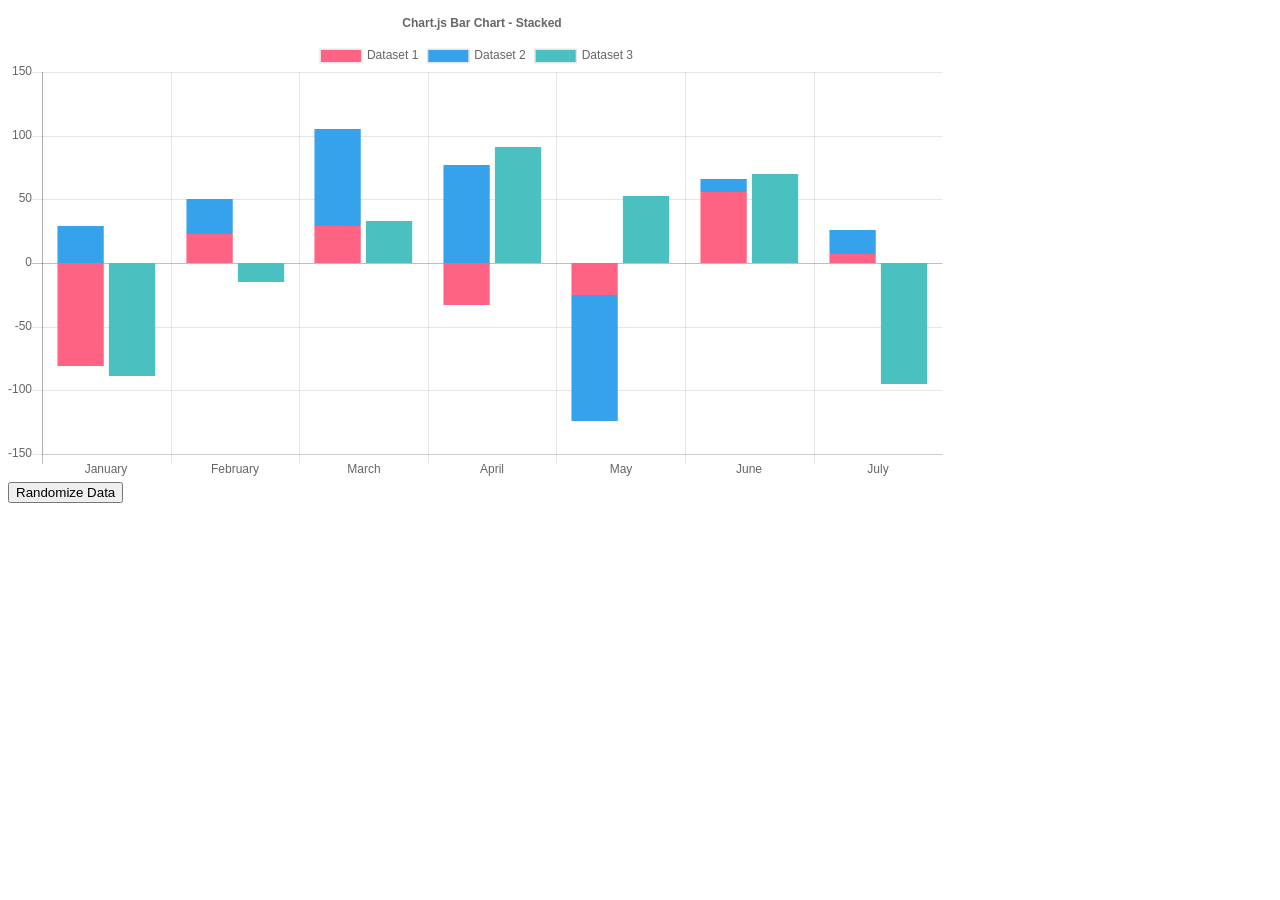
<file: bower_components/chart.js/samples/bar/bar-stacked-group.html>
<!doctype html>
<html>

<head>
    <title>Stacked Bar Chart with Groups</title>
    <script src="../../dist/Chart.bundle.js"></script>
    <script src="../utils.js"></script>
    <style>
    canvas {
        -moz-user-select: none;
        -webkit-user-select: none;
        -ms-user-select: none;
    }
    </style>
</head>

<body>
    <div style="width: 75%">
        <canvas id="canvas"></canvas>
    </div>
    <button id="randomizeData">Randomize Data</button>
    <script>
        var barChartData = {
            labels: ["January", "February", "March", "April", "May", "June", "July"],
            datasets: [{
                label: 'Dataset 1',
                backgroundColor: window.chartColors.red,
                stack: 'Stack 0',
                data: [
                    randomScalingFactor(), 
                    randomScalingFactor(), 
                    randomScalingFactor(), 
                    randomScalingFactor(), 
                    randomScalingFactor(), 
                    randomScalingFactor(), 
                    randomScalingFactor()
                ]
            }, {
                label: 'Dataset 2',
                backgroundColor: window.chartColors.blue,
                stack: 'Stack 0',
                data: [
                    randomScalingFactor(), 
                    randomScalingFactor(), 
                    randomScalingFactor(), 
                    randomScalingFactor(), 
                    randomScalingFactor(), 
                    randomScalingFactor(), 
                    randomScalingFactor()
                ]
            }, {
                label: 'Dataset 3',
                backgroundColor: window.chartColors.green,
                stack: 'Stack 1',
                data: [
                    randomScalingFactor(), 
                    randomScalingFactor(), 
                    randomScalingFactor(), 
                    randomScalingFactor(), 
                    randomScalingFactor(), 
                    randomScalingFactor(), 
                    randomScalingFactor()
                ]
            }]

        };
        window.onload = function() {
            var ctx = document.getElementById("canvas").getContext("2d");
            window.myBar = new Chart(ctx, {
                type: 'bar',
                data: barChartData,
                options: {
                    title:{
                        display:true,
                        text:"Chart.js Bar Chart - Stacked"
                    },
                    tooltips: {
                        mode: 'index',
                        intersect: false
                    },
                    responsive: true,
                    scales: {
                        xAxes: [{
                            stacked: true,
                        }],
                        yAxes: [{
                            stacked: true
                        }]
                    }
                }
            });
        };

        document.getElementById('randomizeData').addEventListener('click', function() {
            barChartData.datasets.forEach(function(dataset, i) {
                dataset.data = dataset.data.map(function() {
                    return randomScalingFactor();
                });
            });
            window.myBar.update();
        });
    </script>
</body>

</html>
</file>
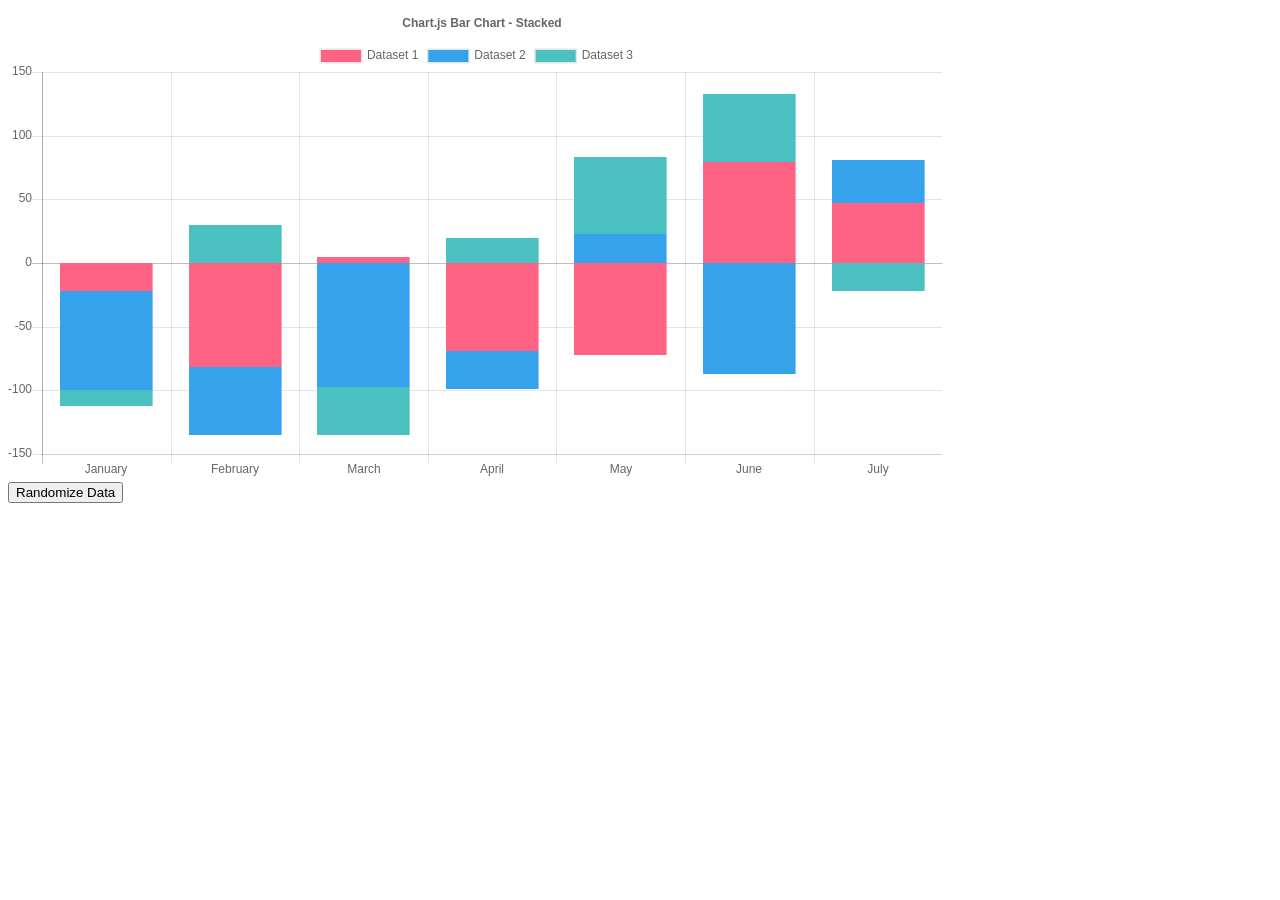
<file: bower_components/chart.js/samples/bar/bar-stacked.html>
<!doctype html>
<html>

<head>
    <title>Stacked Bar Chart</title>
    <script src="../../dist/Chart.bundle.js"></script>
    <script src="../utils.js"></script>
    <style>
    canvas {
        -moz-user-select: none;
        -webkit-user-select: none;
        -ms-user-select: none;
    }
    </style>
</head>

<body>
    <div style="width: 75%">
        <canvas id="canvas"></canvas>
    </div>
    <button id="randomizeData">Randomize Data</button>
    <script>
        var barChartData = {
            labels: ["January", "February", "March", "April", "May", "June", "July"],
            datasets: [{
                label: 'Dataset 1',
                backgroundColor: window.chartColors.red,
                data: [
                    randomScalingFactor(), 
                    randomScalingFactor(), 
                    randomScalingFactor(), 
                    randomScalingFactor(), 
                    randomScalingFactor(), 
                    randomScalingFactor(), 
                    randomScalingFactor()
                ]
            }, {
                label: 'Dataset 2',
                backgroundColor: window.chartColors.blue,
                data: [
                    randomScalingFactor(), 
                    randomScalingFactor(), 
                    randomScalingFactor(), 
                    randomScalingFactor(), 
                    randomScalingFactor(), 
                    randomScalingFactor(), 
                    randomScalingFactor()
                ]
            }, {
                label: 'Dataset 3',
                backgroundColor: window.chartColors.green,
                data: [
                    randomScalingFactor(), 
                    randomScalingFactor(), 
                    randomScalingFactor(), 
                    randomScalingFactor(), 
                    randomScalingFactor(), 
                    randomScalingFactor(), 
                    randomScalingFactor()
                ]
            }]

        };
        window.onload = function() {
            var ctx = document.getElementById("canvas").getContext("2d");
            window.myBar = new Chart(ctx, {
                type: 'bar',
                data: barChartData,
                options: {
                    title:{
                        display:true,
                        text:"Chart.js Bar Chart - Stacked"
                    },
                    tooltips: {
                        mode: 'index',
                        intersect: false
                    },
                    responsive: true,
                    scales: {
                        xAxes: [{
                            stacked: true,
                        }],
                        yAxes: [{
                            stacked: true
                        }]
                    }
                }
            });
        };

        document.getElementById('randomizeData').addEventListener('click', function() {
            barChartData.datasets.forEach(function(dataset, i) {
                dataset.data = dataset.data.map(function() {
                    return randomScalingFactor();
                });
            });
            window.myBar.update();
        });
    </script>
</body>

</html>
</file>
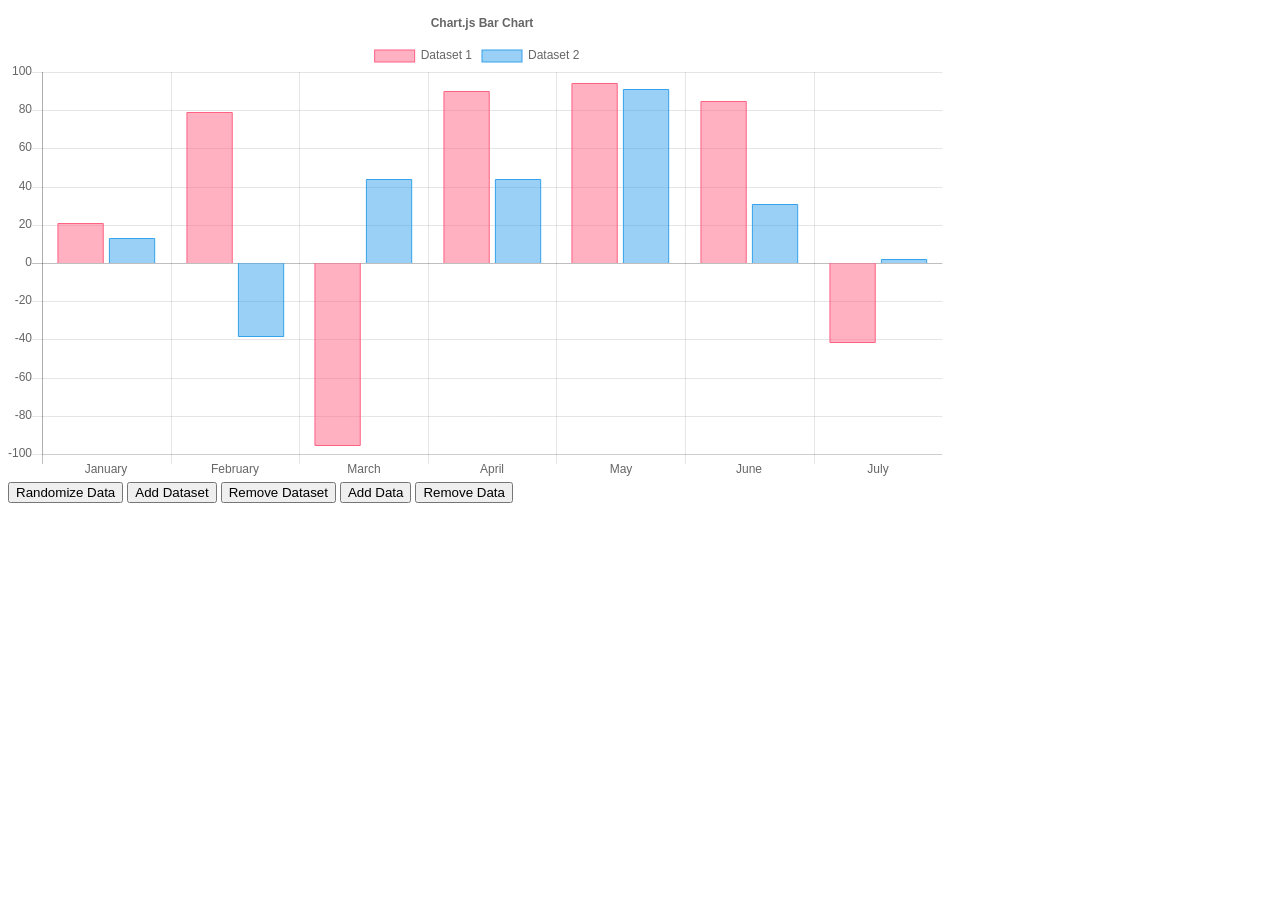
<file: bower_components/chart.js/samples/bar/bar.html>
<!doctype html>
<html>

<head>
    <title>Bar Chart</title>
    <script src="../../dist/Chart.bundle.js"></script>
    <script src="../utils.js"></script>
    <style>
    canvas {
        -moz-user-select: none;
        -webkit-user-select: none;
        -ms-user-select: none;
    }
    </style>
</head>

<body>
    <div id="container" style="width: 75%;">
        <canvas id="canvas"></canvas>
    </div>
    <button id="randomizeData">Randomize Data</button>
    <button id="addDataset">Add Dataset</button>
    <button id="removeDataset">Remove Dataset</button>
    <button id="addData">Add Data</button>
    <button id="removeData">Remove Data</button>
    <script>
        var MONTHS = ["January", "February", "March", "April", "May", "June", "July", "August", "September", "October", "November", "December"];
        var color = Chart.helpers.color;
        var barChartData = {
            labels: ["January", "February", "March", "April", "May", "June", "July"],
            datasets: [{
                label: 'Dataset 1',
                backgroundColor: color(window.chartColors.red).alpha(0.5).rgbString(),
                borderColor: window.chartColors.red,
                borderWidth: 1,
                data: [
                    randomScalingFactor(), 
                    randomScalingFactor(), 
                    randomScalingFactor(), 
                    randomScalingFactor(), 
                    randomScalingFactor(), 
                    randomScalingFactor(), 
                    randomScalingFactor()
                ]
            }, {
                label: 'Dataset 2',
                backgroundColor: color(window.chartColors.blue).alpha(0.5).rgbString(),
                borderColor: window.chartColors.blue,
                borderWidth: 1,
                data: [
                    randomScalingFactor(), 
                    randomScalingFactor(), 
                    randomScalingFactor(), 
                    randomScalingFactor(), 
                    randomScalingFactor(), 
                    randomScalingFactor(), 
                    randomScalingFactor()
                ]
            }]

        };

        window.onload = function() {
            var ctx = document.getElementById("canvas").getContext("2d");
            window.myBar = new Chart(ctx, {
                type: 'bar',
                data: barChartData,
                options: {
                    responsive: true,
                    legend: {
                        position: 'top',
                    },
                    title: {
                        display: true,
                        text: 'Chart.js Bar Chart'
                    }
                }
            });

        };

        document.getElementById('randomizeData').addEventListener('click', function() {
            var zero = Math.random() < 0.2 ? true : false;
            barChartData.datasets.forEach(function(dataset) {
                dataset.data = dataset.data.map(function() {
                    return zero ? 0.0 : randomScalingFactor();
                });

            });
            window.myBar.update();
        });

        var colorNames = Object.keys(window.chartColors);
        document.getElementById('addDataset').addEventListener('click', function() {
            var colorName = colorNames[barChartData.datasets.length % colorNames.length];;
            var dsColor = window.chartColors[colorName];
            var newDataset = {
                label: 'Dataset ' + barChartData.datasets.length,
                backgroundColor: color(dsColor).alpha(0.5).rgbString(),
                borderColor: dsColor,
                borderWidth: 1,
                data: []
            };

            for (var index = 0; index < barChartData.labels.length; ++index) {
                newDataset.data.push(randomScalingFactor());
            }

            barChartData.datasets.push(newDataset);
            window.myBar.update();
        });

        document.getElementById('addData').addEventListener('click', function() {
            if (barChartData.datasets.length > 0) {
                var month = MONTHS[barChartData.labels.length % MONTHS.length];
                barChartData.labels.push(month);

                for (var index = 0; index < barChartData.datasets.length; ++index) {
                    //window.myBar.addData(randomScalingFactor(), index);
                    barChartData.datasets[index].data.push(randomScalingFactor());
                }

                window.myBar.update();
            }
        });

        document.getElementById('removeDataset').addEventListener('click', function() {
            barChartData.datasets.splice(0, 1);
            window.myBar.update();
        });

        document.getElementById('removeData').addEventListener('click', function() {
            barChartData.labels.splice(-1, 1); // remove the label first

            barChartData.datasets.forEach(function(dataset, datasetIndex) {
                dataset.data.pop();
            });

            window.myBar.update();
        });
    </script>
</body>

</html>
</file>
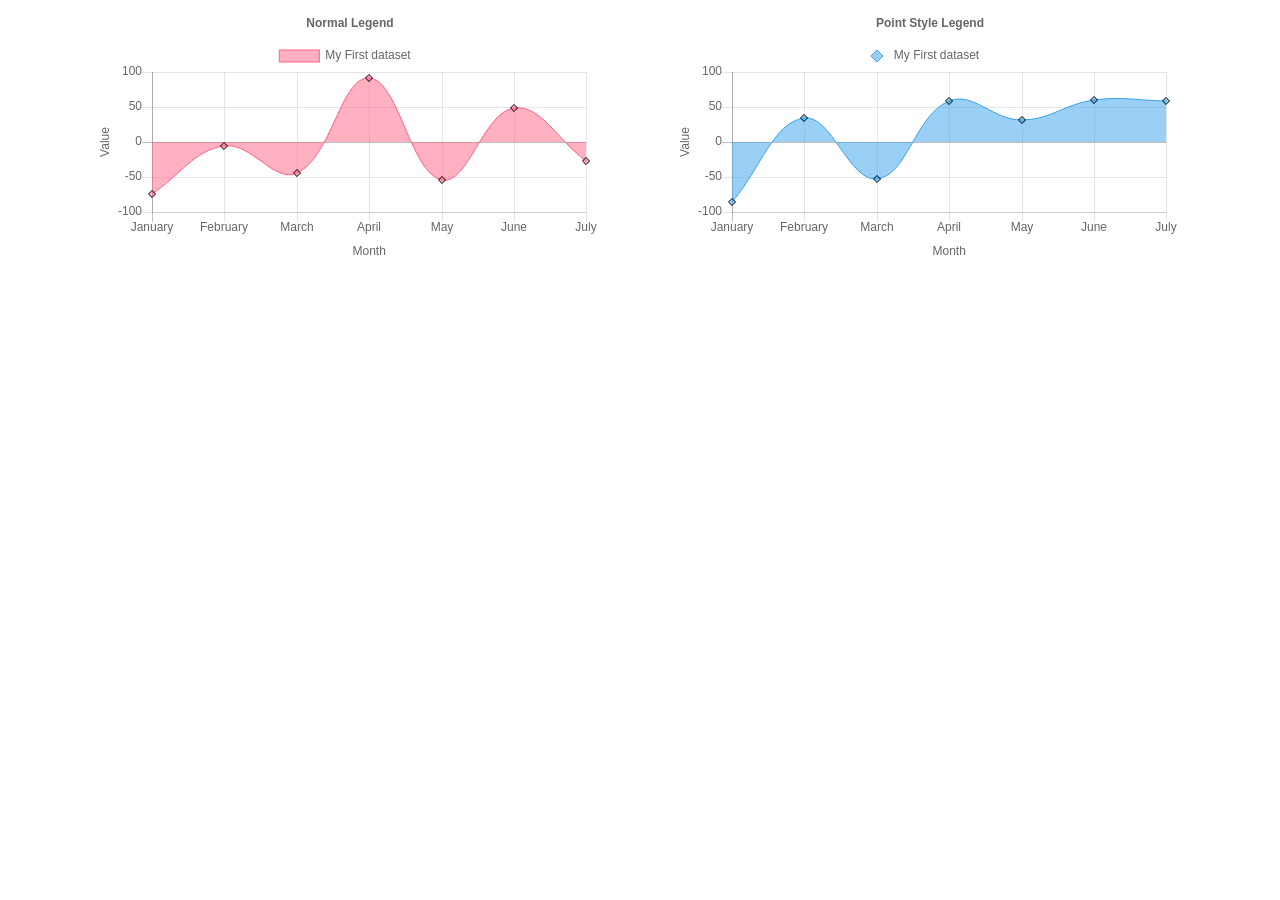
<file: bower_components/chart.js/samples/legend/pointstyle.html>
<!doctype html>
<html>

<head>
    <title>Legend Point Style</title>
    <script src="../../dist/Chart.bundle.js"></script>
    <script src="../utils.js"></script>
    <style>
        canvas {
            -moz-user-select: none;
            -webkit-user-select: none;
            -ms-user-select: none;
        }
        .chart-container {
            width: 500px;
            margin-left: 40px;
            margin-right: 40px;
        }
        .container {
            display: flex;
            flex-direction: row;
            flex-wrap: wrap;
            justify-content: center;
        }
    </style>
</head>

<body>
    <div class="container">
        <div class="chart-container">
            <canvas id="chart-legend-normal"></canvas>
        </div>
        <div class="chart-container">
            <canvas id="chart-legend-pointstyle"></canvas>
        </div>
    </div>
    <script>
        var color = Chart.helpers.color;
        function createConfig(colorName) {
            return {
                type: 'line',
                data: {
                    labels: ["January", "February", "March", "April", "May", "June", "July"],
                    datasets: [{
                        label: "My First dataset",
                        data: [
                            randomScalingFactor(), 
                            randomScalingFactor(), 
                            randomScalingFactor(), 
                            randomScalingFactor(), 
                            randomScalingFactor(), 
                            randomScalingFactor(), 
                            randomScalingFactor()
                        ],
                        backgroundColor: color(window.chartColors[colorName]).alpha(0.5).rgbString(),
                        borderColor: window.chartColors[colorName],
                        borderWidth: 1,
                        pointStyle: 'rectRot',
                        pointRadius: 5,
                        pointBorderColor: 'rgb(0, 0, 0)'
                    }]
                },
                options: {
                    responsive: true,
                    legend: {
                        labels: {
                            usePointStyle: false
                        }
                    },
                    scales: {
                        xAxes: [{
                            display: true,
                            scaleLabel: {
                                display: true,
                                labelString: 'Month'
                            }
                        }],
                        yAxes: [{
                            display: true,
                            scaleLabel: {
                                display: true,
                                labelString: 'Value'
                            }
                        }]
                    },
                    title: {
                        display: true,
                        text: 'Normal Legend'
                    }
                }
            };
        }

        function createPointStyleConfig(colorName) {
            var config = createConfig(colorName);
            config.options.legend.labels.usePointStyle = true;
            config.options.title.text = 'Point Style Legend';
            return config;
        }

        window.onload = function() {
            [{
                id: 'chart-legend-normal',
                config: createConfig('red')
            }, {
                id: 'chart-legend-pointstyle',
                config: createPointStyleConfig('blue')
            }].forEach(function(details) {
                var ctx = document.getElementById(details.id).getContext('2d');
                new Chart(ctx, details.config)
            })
        };
    </script>
</body>

</html>
</file>
<file: css/app.css>
/*mixins for use*/
.dashboard-container {
  font-family: Arial !important;
  -webkit-box-sizing: border-box;
  -moz-box-sizing: border-box;
  -ms-box-sizing: border-box;
  -o-box-sizing: border-box;
  box-sizing: border-box; }
  .dashboard-container .no-padding {
    padding: 0 !important; }
  .dashboard-container .clear, .dashboard-container .section #dashboard-header #nav-user div:nth-of-type(1) {
    overflow: auto; }
  .dashboard-container .midium-font {
    font-size: 20px;
    font-family: Arial;
    font-weight: 600; }
  .dashboard-container .side-bar {
    height: auto;
    background-color: #ffffff;
    font-size: 11px !important; }
    .dashboard-container .side-bar .menu-items {
      margin: 30px 5px;
      cursor: pointer;
      opacity: 0.6; }
    .dashboard-container .side-bar .menu-text {
      color: #777777;
      font-weight: 700;
      margin: 5px 0px;
      word-break: break-all; }
      @media only screen and (max-width: 767px) {
        .dashboard-container .side-bar .menu-text {
          display: none; } }
    .dashboard-container .side-bar #szlogo {
      max-height: 80px; }
      @media only screen and (max-width: 550px) {
        .dashboard-container .side-bar #szlogo {
          max-height: 50px; } }
    .dashboard-container .side-bar .active {
      color: #4f619e !important;
      opacity: 1.0 !important; }
  .dashboard-container .section {
    height: 100vh;
    background-color: #eef1f7; }
    .dashboard-container .section #nav-toggle-link {
      cursor: pointer;
      float: left;
      margin-left: 1vw;
      text-decoration: none !important;
      color: #337ab7; }
      .dashboard-container .section #nav-toggle-link:hover {
        color: #23527c !important; }
    .dashboard-container .section #dashboard-header {
      overflow: auto;
      background: #130055;
      color: #ffffff;
      padding: 10px;
      /* enable absolute positioning */
      /* style glyph */
      /* align glyph */
      /* add padding  */ }
      .dashboard-container .section #dashboard-header div {
        display: inline-block; }
        .dashboard-container .section #dashboard-header div input {
          background-color: transparent;
          border: 0px;
          padding: 3px; }
      .dashboard-container .section #dashboard-header #header-search {
        margin-left: 30px;
        width: 40%;
        font-weight: 700;
        overflow: hidden; }
        @media only screen and (max-width: 767px) {
          .dashboard-container .section #dashboard-header #header-search {
            width: 30%; } }
      .dashboard-container .section #dashboard-header #nav-bell {
        color: #e2e2e2;
        float: right;
        cursor: pointer; }
        .dashboard-container .section #dashboard-header #nav-bell .custom-badge {
          position: relative;
          top: -15px;
          left: -15px; }
      .dashboard-container .section #dashboard-header #nav-user {
        float: right;
        margin: 0px  20px;
        font-weight: 700; }
        .dashboard-container .section #dashboard-header #nav-user div:nth-of-type(1) {
          height: 30px;
          width: 30px;
          overflow: hidden;
          background-color: #ffffff;
          -webkit-border-radius: 50%;
          -moz-border-radius: 50%;
          -ms-border-radius: 50%;
          -o-border-radius: 50%;
          border-radius: 50%; }
          .dashboard-container .section #dashboard-header #nav-user div:nth-of-type(1) img {
            height: 30px;
            width: 30px; }
        .dashboard-container .section #dashboard-header #nav-user div:nth-of-type(2) {
          padding: 5px; }
          @media only screen and (max-width: 550px) {
            .dashboard-container .section #dashboard-header #nav-user div:nth-of-type(2) {
              display: none; } }
          @media only screen and (min-width: 769px) and (max-width: 991px) {
            .dashboard-container .section #dashboard-header #nav-user div:nth-of-type(2) {
              display: none; } }
        .dashboard-container .section #dashboard-header #nav-user span {
          padding: 5px;
          vertical-align: sub;
          cursor: pointer; }
      .dashboard-container .section #dashboard-header .inner-addon {
        position: relative; }
      .dashboard-container .section #dashboard-header .inner-addon .glyphicon {
        position: absolute;
        padding: 3px;
        pointer-events: none;
        color: #a9a38e !important; }
      .dashboard-container .section #dashboard-header .left-addon .glyphicon {
        left: 0px; }
      .dashboard-container .section #dashboard-header .left-addon input {
        padding-left: 30px; }
    .dashboard-container .section #dashboard-activity {
      height: 180px;
      background-color: #13008a;
      padding: 40px 30px; }
      .dashboard-container .section #dashboard-activity .activity-card p:nth-of-type(1) {
        color: #ffffff;
        font-size: 30px;
        font-weight: 800;
        margin: 25px 0 0 0; }
        .dashboard-container .section #dashboard-activity .activity-card p:nth-of-type(1) span {
          color: #e4e4e4;
          font-size: 14px;
          font-weight: 800;
          opacity: 0.5;
          vertical-align: super; }
      .dashboard-container .section #dashboard-activity .activity-card p:nth-of-type(2) {
        color: #00acf3;
        font-size: 14px;
        font-weight: 500; }
        .dashboard-container .section #dashboard-activity .activity-card p:nth-of-type(2) span:nth-of-type(1) {
          color: #ffffff;
          font-size: 20px;
          vertical-align: sub; }
        .dashboard-container .section #dashboard-activity .activity-card p:nth-of-type(2) .fa {
          cursor: pointer; }
        .dashboard-container .section #dashboard-activity .activity-card p:nth-of-type(2) #rating-star {
          font-size: 20px !important;
          color: #00acf3; }
        .dashboard-container .section #dashboard-activity .activity-card p:nth-of-type(2) #rating-point {
          font-size: 30px; }
      @media only screen and (min-width: 551px) {
        .dashboard-container .section #dashboard-activity .activity-card:nth-of-type(4) p:nth-of-type(1) {
          line-height: 1; }
        .dashboard-container .section #dashboard-activity .activity-card:nth-of-type(6) p:nth-of-type(2) {
          margin-top: 0; } }
      @media only screen and (max-width: 991px) {
        .dashboard-container .section #dashboard-activity {
          height: auto; } }
      @media only screen and (max-width: 550px) {
        .dashboard-container .section #dashboard-activity {
          padding: 10px; }
          .dashboard-container .section #dashboard-activity .activity-card p:nth-of-type(2) {
            font-size: 12px; } }
    .dashboard-container .section #overall-summary {
      padding: 30px;
      background-color: #eef1f7; }
      @media only screen and (max-width: 767px) {
        .dashboard-container .section #overall-summary {
          padding: 10px; } }
      .dashboard-container .section #overall-summary div {
        display: inline-block;
        color: #545454;
        margin-bottom: 10px; }
      .dashboard-container .section #overall-summary .sort-section div:nth-of-type(1) {
        float: left; }
        .dashboard-container .section #overall-summary .sort-section div:nth-of-type(1) span {
          vertical-align: sub; }
      .dashboard-container .section #overall-summary .sort-section .sort-option a {
        color: #00acf3; }
      @media only screen and (max-width: 550px) {
        .dashboard-container .section #overall-summary .sort-section .date-picker {
          display: block !important;
          width: 100% !important; } }
      .dashboard-container .section #overall-summary .sort-section .date-picker input {
        max-width: 42%;
        padding: 4px;
        border: 1px solid #b4b4b4; }
    .dashboard-container .section .summary-block {
      background-color: #ffffff;
      font-weight: 600;
      padding: 10px;
      width: 100%;
      border-bottom: 3px solid transparent; }
      .dashboard-container .section .summary-block:hover {
        border-bottom: 3px solid #15b7f5;
        cursor: pointer; }
        .dashboard-container .section .summary-block:hover div {
          color: #515151 !important; }
      .dashboard-container .section .summary-block div {
        display: block !important;
        color: #b1aeae !important; }
      .dashboard-container .section .summary-block .summary-block-header {
        height: 50px;
        max-width: 100px;
        margin-bottom: 0 !important; }
      .dashboard-container .section .summary-block p:nth-of-type(1) {
        color: #515151 !important;
        font-weight: 600;
        font-size: 18px; }
      .dashboard-container .section .summary-block .fa {
        margin-right: 10px; }
      .dashboard-container .section .summary-block .fa-caret-up {
        color: #00ff00; }
      .dashboard-container .section .summary-block .fa-caret-down {
        color: #ff0000; }
    .dashboard-container .section #chart-container {
      margin-top: 30px; }
</file>
